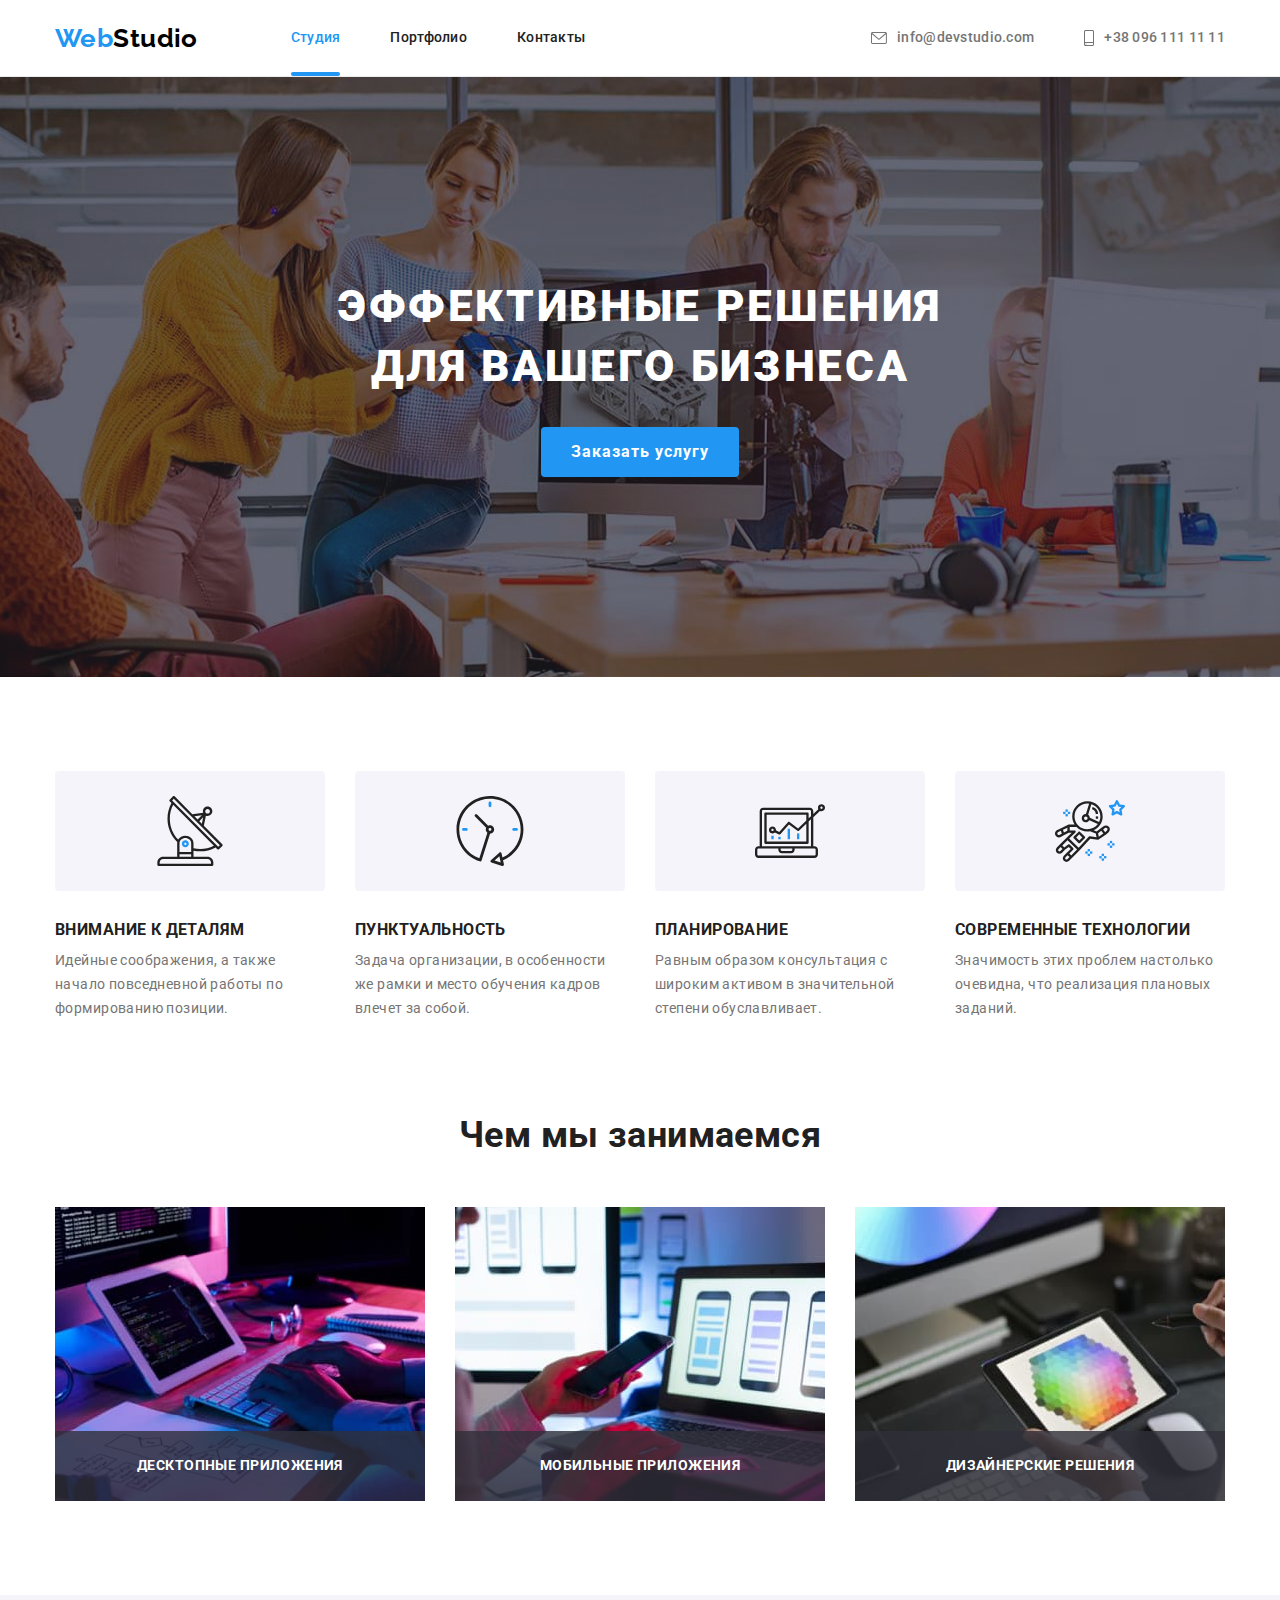
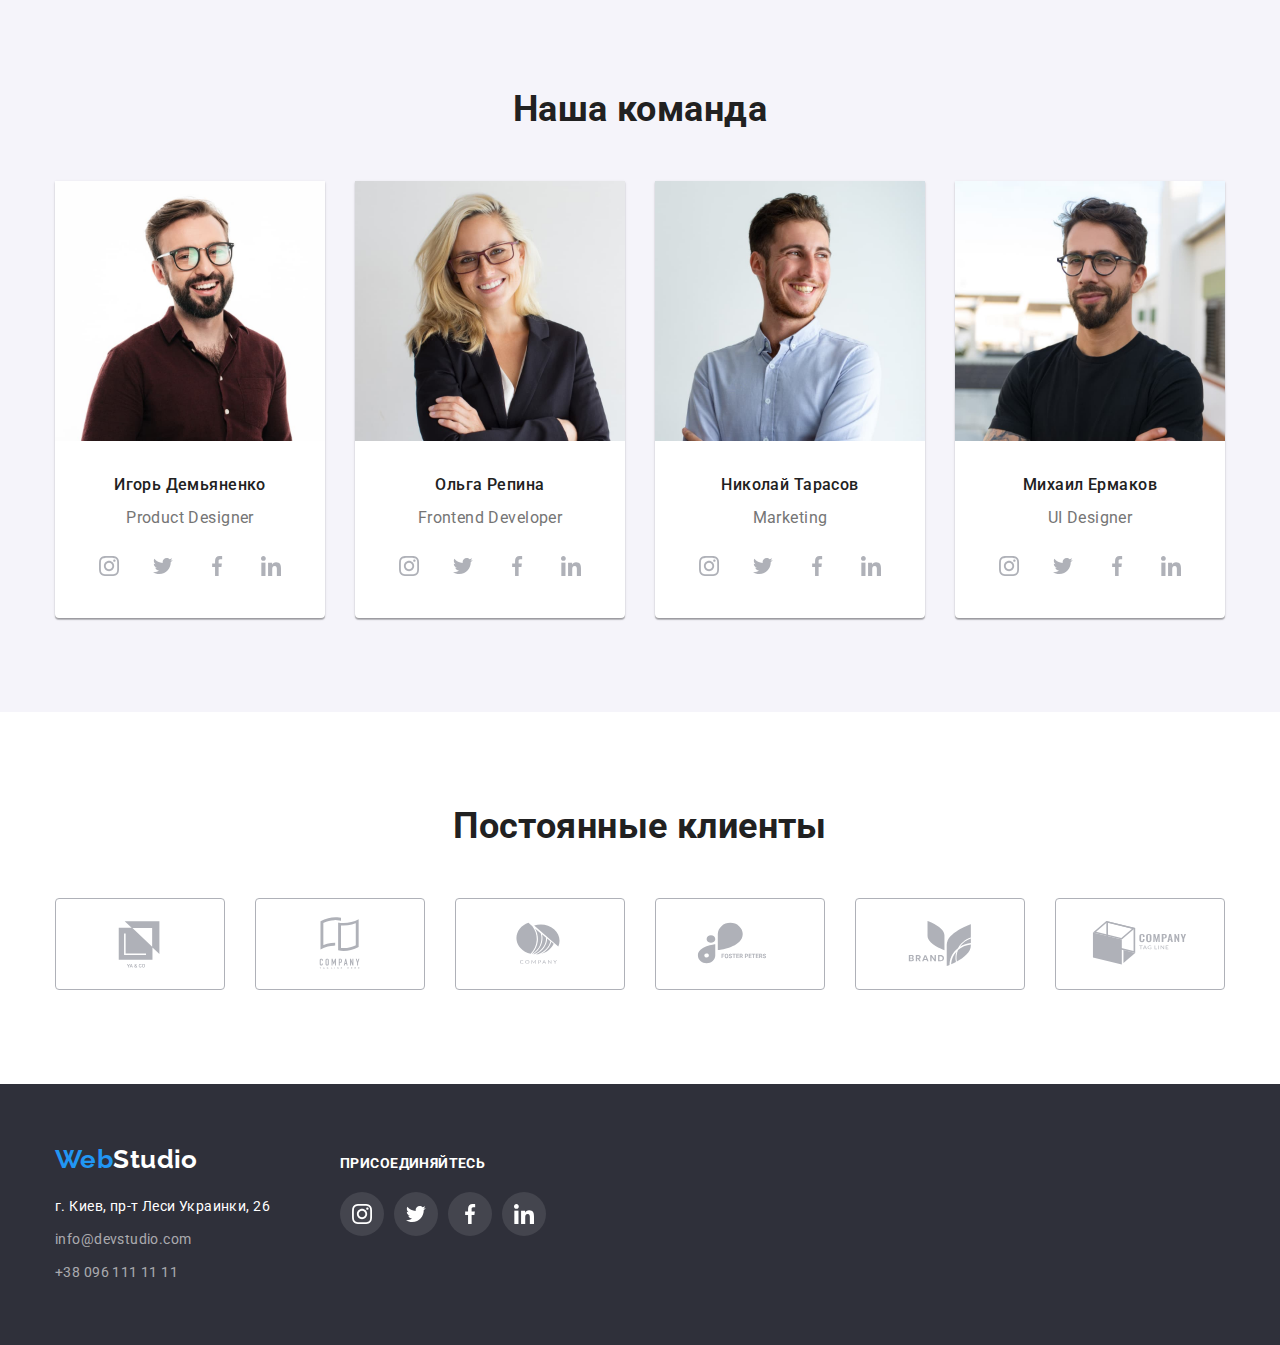
<file: index.html>
<!DOCTYPE html>
<html lang="ru">
  <head>
    <meta charset="UTF-8" />
    <meta http-equiv="X-UA-Compatible" content="IE=edge" />
    <meta name="viewport" content="width=device-width, initial-scale=1.0" />
    <title>WebStudio</title>
    <link rel="preconnect" href="https://fonts.googleapis.com" />
    <link rel="preconnect" href="https://fonts.gstatic.com" crossorigin />
    <link
      href="https://fonts.googleapis.com/css2?family=Raleway:wght@700&family=Roboto:wght@400;500;700;900&display=swap"
      rel="stylesheet"
    />
    <link
      rel="stylesheet"
      href="https://cdnjs.cloudflare.com/ajax/libs/modern-normalize/1.1.0/modern-normalize.min.css"
    />
    <link rel="stylesheet" href="./css/styles.css" />
  </head>
  <body>
    <!--header -->
    <header class="header">
      <div class="container header-container">
        <a href="./index.html" class="logo link header-logo"
          >Web<span class="dark-logo">Studio</span></a
        >
        <nav class="header-navi">
          <ul class="header-list">
            <li class="header-item"><a class="header-link link current" href="">Студия</a></li>
            <li class="header-item">
              <a class="header-link link" href="portfolio.html">Портфолио</a>
            </li>
            <li class="header-item"><a class="header-link link" href="#contacts">Контакты</a></li>
          </ul>
        </nav>
        <ul class="header-contact">
          <li class="header-contact-item">
            <a href="mailto:info@devstudio.com" class="header-contact-link link">
              <svg class="envelope-icon">
                <use href="./images/sprite.svg#icon-envelope"></use>
              </svg>
              info@devstudio.com
            </a>
          </li>

          <li class="header-contact-item">
            <a class="header-contact-link link" href="tel:+380961111111">
              <svg class="smartphone-icon">
                <use href="./images/sprite.svg#icon-smartphone"></use>
              </svg>
              +38 096 111 11 11
            </a>
          </li>
        </ul>
      </div>
    </header>

    <main>
      <!-- hero -->
      <section class="hero">
        <div class="container">
          <h1 class="hero-tittle">Эффективные решения для вашего бизнеса</h1>
          <button class="hero-btn btn" type="button" data-modal-open>Заказать услугу</button>
        </div>
      </section>
      <!-- features -->
      <section class="section">
        <div class="container">
          <h2 class="visually-hidden">особенности</h2>
          <ul class="features">
            <li class="features-item">
              <div class="features-icon">
                <svg class="features-icon-item">
                  <use href="./images/sprite.svg#icon-antenna"></use>
                </svg>
              </div>
              <h3 class="features-tittle">Внимание к деталям</h3>
              <p class="features-text">
                Идейные соображения, а также начало повседневной работы по формированию позиции.
              </p>
            </li>

            <li class="features-item">
              <div class="features-icon">
                <svg class="features-icon-item">
                  <use href="./images/sprite.svg#icon-watch"></use>
                </svg>
              </div>
              <h3 class="features-tittle">Пунктуальность</h3>
              <p class="features-text">
                Задача организации, в особенности же рамки и место обучения кадров влечет за собой.
              </p>
            </li>

            <li class="features-item">
              <div class="features-icon">
                <svg class="features-icon-item">
                  <use href="./images/sprite.svg#icon-diagram"></use>
                </svg>
              </div>
              <h3 class="features-tittle">Планирование</h3>
              <p class="features-text">
                Равным образом консультация с широким активом в значительной степени обуславливает.
              </p>
            </li>

            <li class="features-item">
              <div class="features-icon">
                <svg class="features-icon-item">
                  <use href="./images/sprite.svg#icon-astronaut"></use>
                </svg>
              </div>
              <h3 class="features-tittle">Современные технологии</h3>
              <p class="features-text">
                Значимость этих проблем настолько очевидна, что реализация плановых заданий.
              </p>
            </li>
          </ul>
        </div>
      </section>
      <!-- work -->
      <section class="section work-section">
        <div class="container">
          <h2 class="section-tittle">Чем мы занимаемся</h2>
          <ul class="work">
            <li class="work-item">
              <img
                src="./images/website_development.jpg"
                alt="Фото как студия создаёт сайты"
                width="370"
              />
              <p class="work-text">Десктопные приложения</p>
            </li>

            <li class="work-item">
              <img
                src="./images/site_adaptation.jpg"
                alt="Фото как студия атаптирует сайты под
            мобильные устройства"
                width="370"
              />
              <p class="work-text">Мобильные приложения</p>
            </li>

            <li class="work-item">
              <img src="./images/design.jpg" alt="Фото работы дизайнеров" width="370" />
              <p class="work-text">Дизайнерские решения</p>
            </li>
          </ul>
        </div>
      </section>
      <!-- our team -->
      <section class="section team-bg">
        <div class="container">
          <h2 class="section-tittle">Наша команда</h2>
          <ul class="team">
            <li class="team-item">
              <img
                class="team-img"
                src="./images/foto_igor.jpg"
                alt="фото Игоря Демьяненко"
                width="270"
                height="260"
              />
              <div class="team-description">
                <h3 class="team-tittle">Игорь Демьяненко</h3>
                <p lang="en" class="team-text">Product Designer</p>
                <ul class="social-list">
                  <li class="social-item">
                    <a href="" class="social-link">
                      <svg class="social-icon">
                        <use href="./images/sprite.svg#icon-instagram"></use>
                      </svg>
                    </a>
                  </li>
                  <li class="social-item">
                    <a href="" class="social-link">
                      <svg class="social-icon">
                        <use href="./images/sprite.svg#icon-twitter"></use>
                      </svg>
                    </a>
                  </li>
                  <li class="social-item">
                    <a href="" class="social-link">
                      <svg class="social-icon">
                        <use href="./images/sprite.svg#icon-facebook"></use>
                      </svg>
                    </a>
                  </li>
                  <li class="social-item">
                    <a href="" class="social-link">
                      <svg class="social-icon">
                        <use href="./images/sprite.svg#icon-linkedin"></use>
                      </svg>
                    </a>
                  </li>
                </ul>
              </div>
            </li>

            <li class="team-item">
              <img
                class="team-img"
                src="./images/foto_olga.jpg"
                alt="фото Ольги Репиной"
                width="270"
                height="260"
              />
              <div class="team-description">
                <h3 class="team-tittle">Ольга Репина</h3>
                <p lang="en" class="team-text">Frontend Developer</p>
                <ul class="social-list">
                  <li class="social-item">
                    <a href="" class="social-link">
                      <svg class="social-icon">
                        <use href="./images/sprite.svg#icon-instagram"></use>
                      </svg>
                    </a>
                  </li>
                  <li class="social-item">
                    <a href="" class="social-link">
                      <svg class="social-icon">
                        <use href="./images/sprite.svg#icon-twitter"></use>
                      </svg>
                    </a>
                  </li>
                  <li class="social-item">
                    <a href="" class="social-link">
                      <svg class="social-icon">
                        <use href="./images/sprite.svg#icon-facebook"></use>
                      </svg>
                    </a>
                  </li>
                  <li class="social-item">
                    <a href="" class="social-link">
                      <svg class="social-icon">
                        <use href="./images/sprite.svg#icon-linkedin"></use>
                      </svg>
                    </a>
                  </li>
                </ul>
              </div>
            </li>

            <li class="team-item">
              <img
                class="team-img"
                src="./images/foto_nikolay.jpg"
                alt="фото Николая Тарасова"
                width="270"
                height="260"
              />
              <div class="team-description">
                <h3 class="team-tittle">Николай Тарасов</h3>
                <p lang="en" class="team-text">Marketing</p>
                <ul class="social-list">
                  <li class="social-item">
                    <a href="" class="social-link">
                      <svg class="social-icon">
                        <use href="./images/sprite.svg#icon-instagram"></use>
                      </svg>
                    </a>
                  </li>
                  <li class="social-item">
                    <a href="" class="social-link">
                      <svg class="social-icon">
                        <use href="./images/sprite.svg#icon-twitter"></use>
                      </svg>
                    </a>
                  </li>
                  <li class="social-item">
                    <a href="" class="social-link">
                      <svg class="social-icon">
                        <use href="./images/sprite.svg#icon-facebook"></use>
                      </svg>
                    </a>
                  </li>
                  <li class="social-item">
                    <a href="" class="social-link">
                      <svg class="social-icon">
                        <use href="./images/sprite.svg#icon-linkedin"></use>
                      </svg>
                    </a>
                  </li>
                </ul>
              </div>
            </li>

            <li class="team-item">
              <img
                class="team-img"
                src="./images/foto_mikhail.jpg"
                alt="фото Михаила Ермакова"
                width="270"
                height="260"
              />
              <div class="team-description">
                <h3 class="team-tittle">Михаил Ермаков</h3>
                <p lang="en" class="team-text">UI Designer</p>
                <ul class="social-list">
                  <li class="social-item">
                    <a href="" class="social-link">
                      <svg class="social-icon">
                        <use href="./images/sprite.svg#icon-instagram"></use>
                      </svg>
                    </a>
                  </li>
                  <li class="social-item">
                    <a href="" class="social-link">
                      <svg class="social-icon">
                        <use href="./images/sprite.svg#icon-twitter"></use>
                      </svg>
                    </a>
                  </li>
                  <li class="social-item">
                    <a href="" class="social-link">
                      <svg class="social-icon">
                        <use href="./images/sprite.svg#icon-facebook"></use>
                      </svg>
                    </a>
                  </li>
                  <li class="social-item">
                    <a href="" class="social-link">
                      <svg class="social-icon">
                        <use href="./images/sprite.svg#icon-linkedin"></use>
                      </svg>
                    </a>
                  </li>
                </ul>
              </div>
            </li>
          </ul>
        </div>
      </section>
      <!-- clients -->
      <section class="section">
        <div class="container">
          <h2 class="section-tittle">Постоянные клиенты</h2>
          <ul class="clients-list">
            <li class="clients-item">
              <a href="" class="clients-link">
                <svg class="clients-icon">
                  <use href="./images/sprite.svg#icon-clients-1"></use>
                </svg>
              </a>
            </li>
            <li class="clients-item">
              <a href="" class="clients-link">
                <svg class="clients-icon">
                  <use href="./images/sprite.svg#icon-clients-2"></use>
                </svg>
              </a>
            </li>
            <li class="clients-item">
              <a href="" class="clients-link">
                <svg class="clients-icon">
                  <use href="./images/sprite.svg#icon-clients-3"></use>
                </svg>
              </a>
            </li>
            <li class="clients-item">
              <a href="" class="clients-link">
                <svg class="clients-icon">
                  <use href="./images/sprite.svg#icon-clients-4"></use>
                </svg>
              </a>
            </li>
            <li class="clients-item">
              <a href="" class="clients-link link">
                <svg class="clients-icon">
                  <use href="./images/sprite.svg#icon-clients-5"></use>
                </svg>
              </a>
            </li>
            <li class="clients-item">
              <a href="" class="clients-link link">
                <svg class="clients-icon">
                  <use href="./images/sprite.svg#icon-clients-6"></use>
                </svg>
              </a>
            </li>
          </ul>
        </div>
      </section>
    </main>
    <!-- footer -->
    <footer class="footer">
      <div class="container footer-holder">
        <div class="footer-contacts">
          <a href="./index.html" class="logo link footer-logo"
            >Web<span class="white-logo">Studio</span></a
          >
          <address id="contacts" class="footer-address">
            <ul class="footer-list">
              <li class="footer-list-item">
                <a
                  class="footer-address-link link"
                  target="_blank"
                  href="https://www.google.com/maps/place/%D0%B1%D1%83%D0%BB.+%D0%9B%D0%B5%D1%81%D0%B8+%D0%A3%D0%BA%D1%80%D0%B0%D0%B8%D0%BD%D0%BA%D0%B8,+26,+%D0%9A%D0%B8%D0%B5%D0%B2,+02000/@50.4265841,30.5361971,17z/data=!3m1!4b1!4m5!3m4!1s0x40d4cf0e033ecbe9:0x57a4dffefec77da0!8m2!3d50.4265807!4d30.5383858"
                  >г. Киев, пр-т Леси Украинки, 26</a
                >
              </li>

              <li class="footer-list-item">
                <a class="footer-link link" href="mailto:info@devstudio.com">info@devstudio.com</a>
              </li>

              <li class="footer-list-item">
                <a class="footer-link link" href="tel:+380961111111">+38 096 111 11 11</a>
              </li>
            </ul>
          </address>
        </div>
        <div class="footer-social">
          <h2 class="footer-social-tittle">присоединяйтесь</h2>
          <ul class="social-list">
            <li class="social-item">
              <a href="" class="social-link footer-social-link">
                <svg class="social-icon footer-social-icon">
                  <use href="./images/sprite.svg#icon-instagram"></use>
                </svg>
              </a>
            </li>
            <li class="social-item">
              <a href="" class="social-link footer-social-link">
                <svg class="social-icon footer-social-icon">
                  <use href="./images/sprite.svg#icon-twitter"></use>
                </svg>
              </a>
            </li>
            <li class="social-item">
              <a href="" class="social-link footer-social-link">
                <svg class="social-icon footer-social-icon">
                  <use href="./images/sprite.svg#icon-facebook"></use>
                </svg>
              </a>
            </li>
            <li class="social-item">
              <a href="" class="social-link footer-social-link">
                <svg class="social-icon footer-social-icon">
                  <use href="./images/sprite.svg#icon-linkedin"></use>
                </svg>
              </a>
            </li>
          </ul>
        </div>
      </div>
    </footer>

    <!-- modal -->
    <div class="backdrop is-hidden" data-modal>
      <div class="modal">
        <button type="button" class="btn-close" data-modal-close>
          <svg class="icon-close">
            <use href="./images/sprite.svg#icon-X-close"></use>
          </svg>
        </button>
      </div>
    </div>

    <script src="./js/modal.js"></script>
  </body>
</html>
</file>
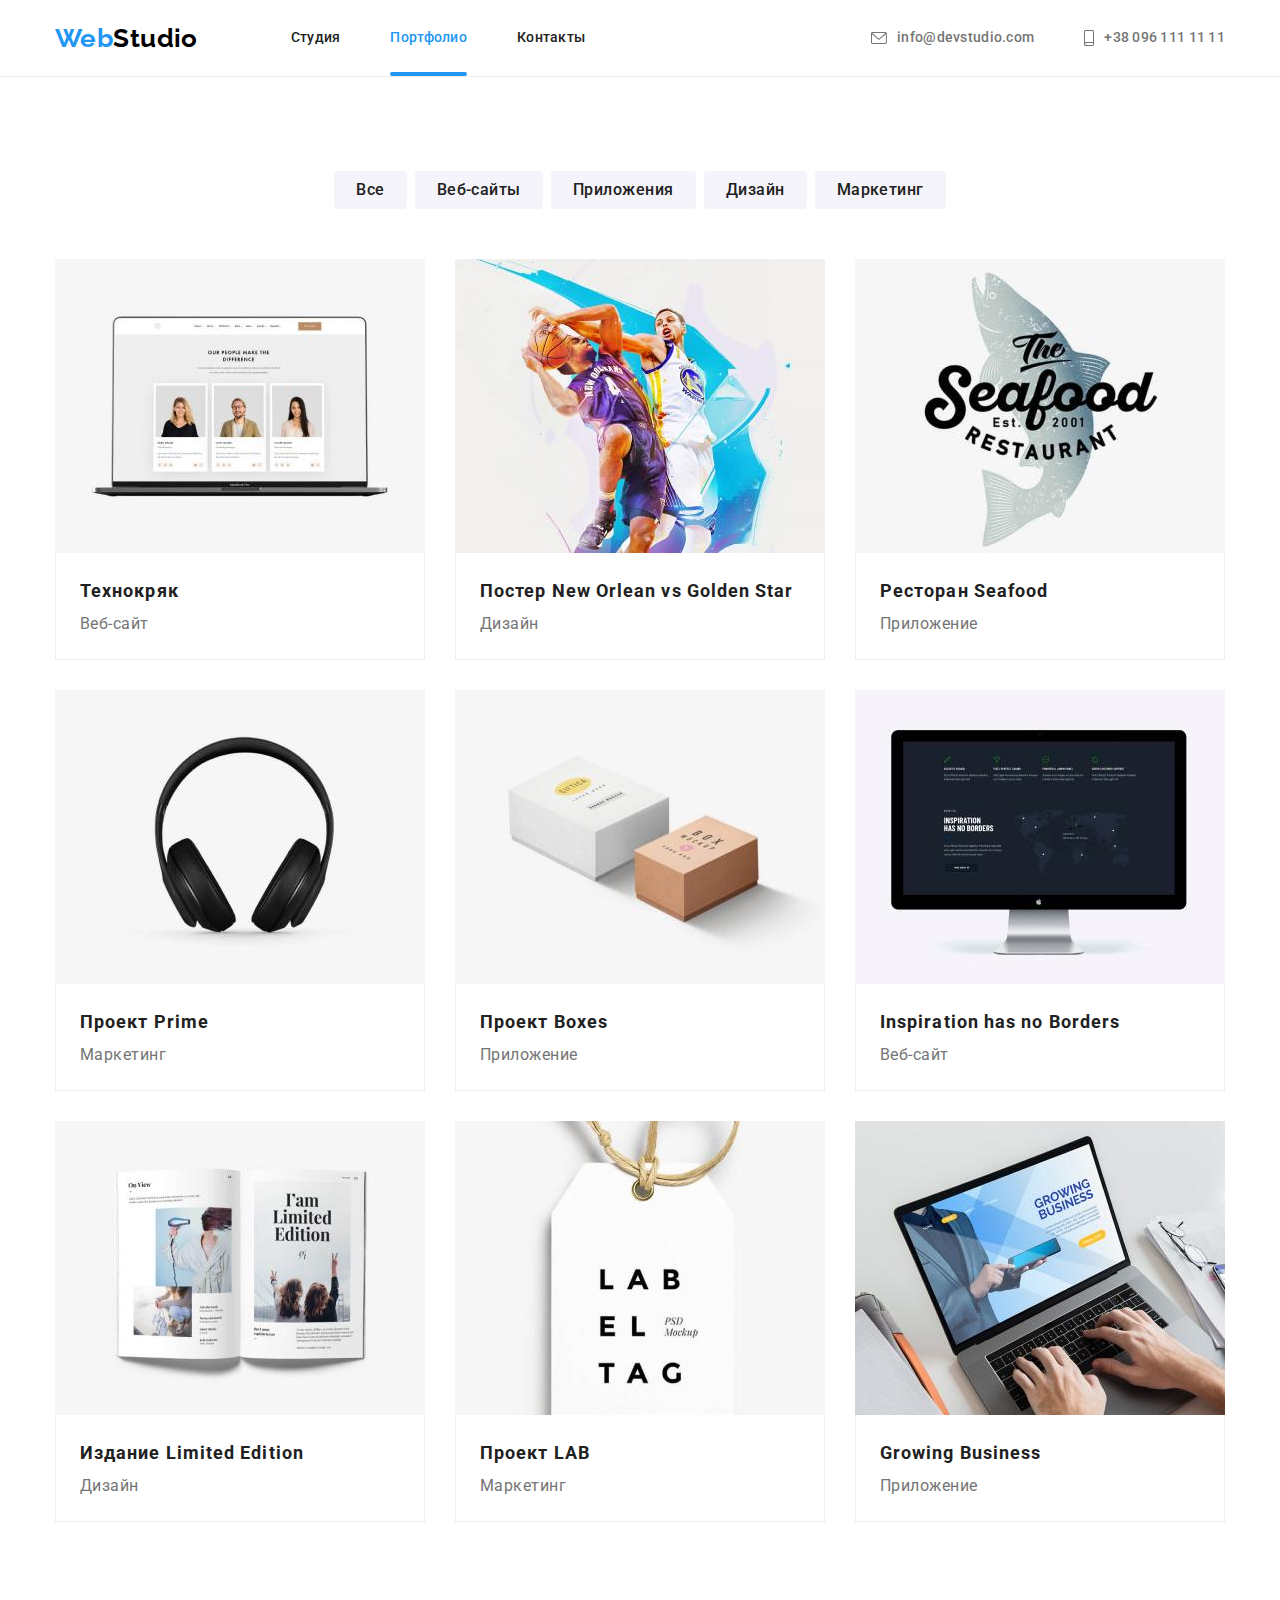
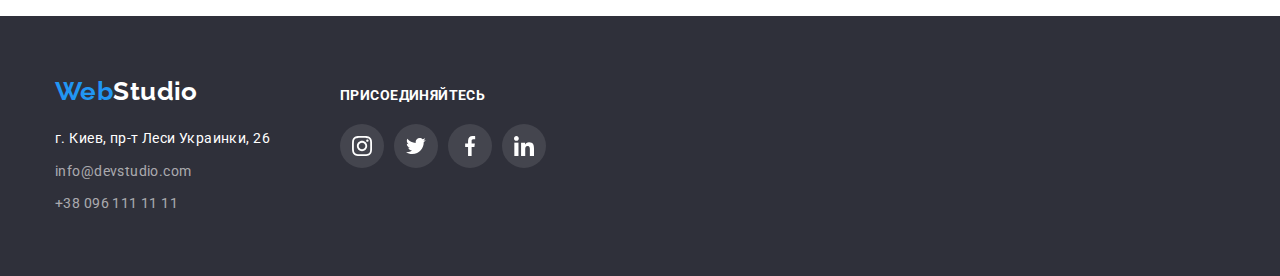
<file: portfolio.html>
<!DOCTYPE html>
<html lang="ru">
  <head>
    <meta charset="UTF-8" />
    <meta http-equiv="X-UA-Compatible" content="IE=edge" />
    <meta name="viewport" content="width=device-width, initial-scale=1.0" />
    <title>Portfolio</title>
    <link rel="preconnect" href="https://fonts.googleapis.com" />
    <link rel="preconnect" href="https://fonts.gstatic.com" crossorigin />
    <link
      href="https://fonts.googleapis.com/css2?family=Raleway:wght@700&family=Roboto:wght@400;500;700;900&display=swap"
      rel="stylesheet"
    />
    <link
      rel="stylesheet"
      href="https://cdnjs.cloudflare.com/ajax/libs/modern-normalize/1.1.0/modern-normalize.min.css"
    />
    <link rel="stylesheet" href="./css/styles.css" />
  </head>
  <body>
    <!--header -->
    <header class="header">
      <div class="container header-container">
        <a href="./index.html" class="logo link header-logo"
          >Web<span class="dark-logo">Studio</span></a
        >
        <nav class="header-navi">
          <ul class="header-list">
            <li class="header-item"><a class="header-link link" href="index.html">Студия</a></li>
            <li class="header-item">
              <a class="header-link link current" href="portfolio.html">Портфолио</a>
            </li>
            <li class="header-item"><a class="header-link link" href="#contacts">Контакты</a></li>
          </ul>
        </nav>
        <ul class="header-contact">
          <li class="header-contact-item">
            <a href="mailto:info@devstudio.com" class="header-contact-link link">
              <svg class="envelope-icon">
                <use href="./images/sprite.svg#icon-envelope"></use>
              </svg>
              info@devstudio.com
            </a>
          </li>

          <li class="header-contact-item">
            <a class="header-contact-link link" href="tel:+380961111111">
              <svg class="smartphone-icon">
                <use href="./images/sprite.svg#icon-smartphone"></use>
              </svg>
              +38 096 111 11 11
            </a>
          </li>
        </ul>
      </div>
    </header>
    <main>
      <!-------------------------------- portfolio ----------------------------------->
      <section class="section">
        <div class="container">
          <h1 class="visually-hidden">Портфолио</h1>

          <!-----------------filter------------------------>
          <ul class="filter">
            <li class="filter-item">
              <button type="button" class="filter-btn">Все</button>
            </li>

            <li class="filter-item">
              <button type="button" class="filter-btn">Веб-сайты</button>
            </li>

            <li class="filter-item">
              <button type="button" class="filter-btn">Приложения</button>
            </li>

            <li class="filter-item">
              <button type="button" class="filter-btn">Дизайн</button>
            </li>

            <li class="filter-item">
              <button type="button" class="filter-btn">Маркетинг</button>
            </li>
          </ul>
          <!-----------------portfolio------------------------>
          <ul class="portfolio">
            <li class="portfolio-item">
              <a href="" class="portfolio-link link">
                <div class="wrapp-top">
                  <img
                    src="./images/images-portfolio/notebook.jpg"
                    alt="открытый ноутбук с фото сотрудников на экране"
                    width="370"
                    height="294"
                  />
                  <p class="portfolio-hidden-text">
                    Технокряк это современная площадка распространения коронавируса. Компании
                    используют эту платформу для цифрового шпионажа и атак на защищённые сервера
                    конкурентов.
                  </p>
                </div>

                <div class="wrapp">
                  <h2 class="portfolio-tittle">Технокряк</h2>
                  <p class="portfolio-text">Веб-сайт</p>
                </div>
              </a>
            </li>

            <li class="portfolio-item">
              <a href="" class="portfolio-link link">
                <div class="wrapp-top">
                  <img
                    src="./images/images-portfolio/basketball_players.jpg"
                    alt="Фото с баскетболистами"
                    width="370"
                    height="294"
                  />
                  <p class="portfolio-hidden-text">
                    Lorem ipsum dolor sit amet consectetur adipisicing elit. Dolorum suscipit
                    molestiae dolores, dolor molestias natus voluptatem maiores architecto delectus
                    nesciunt.
                  </p>
                </div>
                <div class="wrapp">
                  <h2 class="portfolio-tittle">Постер New Orlean vs Golden Star</h2>
                  <p class="portfolio-text">Дизайн</p>
                </div>
              </a>
            </li>

            <li class="portfolio-item">
              <a href="" class="portfolio-link link">
                <div class="wrapp-top">
                  <img
                    src="./images/images-portfolio/restaurant_logo.jpg"
                    alt="Логотип ресторана сиа фуд"
                    width="370"
                    height="294"
                  />
                  <p class="portfolio-hidden-text">
                    Lorem ipsum dolor sit amet consectetur adipisicing elit. Dolorum suscipit
                    molestiae dolores, dolor molestias natus voluptatem maiores architecto delectus
                    nesciunt.
                  </p>
                </div>
                <div class="wrapp">
                  <h2 class="portfolio-tittle">Ресторан Seafood</h2>
                  <p class="portfolio-text">Приложение</p>
                </div>
              </a>
            </li>

            <li class="portfolio-item">
              <a href="" class="portfolio-link link">
                <div class="wrapp-top">
                  <img
                    src="./images/images-portfolio/headphones.jpg"
                    alt="наушники"
                    width="370"
                    height="294"
                  />
                  <p class="portfolio-hidden-text">
                    Lorem ipsum dolor sit amet consectetur adipisicing elit. Dolorum suscipit
                    molestiae dolores, dolor molestias natus voluptatem maiores architecto delectus
                    nesciunt.
                  </p>
                </div>
                <div class="wrapp">
                  <h2 class="portfolio-tittle">Проект Prime</h2>
                  <p class="portfolio-text">Маркетинг</p>
                </div>
              </a>
            </li>

            <li class="portfolio-item">
              <a href="" class="portfolio-link link">
                <div class="wrapp-top">
                  <img
                    src="./images/images-portfolio/too-box.jpg"
                    alt="Две коробки"
                    width="370"
                    height="294"
                  />
                  <p class="portfolio-hidden-text">
                    Lorem ipsum dolor sit amet consectetur adipisicing elit. Dolorum suscipit
                    molestiae dolores, dolor molestias natus voluptatem maiores architecto delectus
                    nesciunt.
                  </p>
                </div>
                <div class="wrapp">
                  <h2 class="portfolio-tittle">Проект Boxes</h2>
                  <p class="portfolio-text">Приложение</p>
                </div>
              </a>
            </li>

            <li class="portfolio-item">
              <a href="" class="portfolio-link link">
                <div class="wrapp-top">
                  <img
                    src="./images/images-portfolio/monitor.jpg"
                    alt=" надпись намониторе У вдохновения нет границ"
                    width="370"
                    height="294"
                  />
                  <p class="portfolio-hidden-text">
                    Lorem ipsum dolor sit amet consectetur adipisicing elit. Dolorum suscipit
                    molestiae dolores, dolor molestias natus voluptatem maiores architecto delectus
                    nesciunt.
                  </p>
                </div>
                <div class="wrapp">
                  <h2 class="portfolio-tittle">Inspiration has no Borders</h2>
                  <p class="portfolio-text">Веб-сайт</p>
                </div>
              </a>
            </li>

            <li class="portfolio-item">
              <a href="" class="portfolio-link link">
                <div class="wrapp-top">
                  <img
                    src="./images/images-portfolio/open_magazine.jpg"
                    alt=" открытый журнал "
                    width="370"
                    height="294"
                  />
                  <p class="portfolio-hidden-text">
                    Lorem ipsum dolor sit amet consectetur adipisicing elit. Quo minus soluta veniam
                    fugit fuga atque architecto tempora cumque asperiores et.
                  </p>
                </div>

                <div class="wrapp">
                  <h2 class="portfolio-tittle">Издание Limited Edition</h2>
                  <p class="portfolio-text">Дизайн</p>
                </div>
              </a>
            </li>

            <li class="portfolio-item">
              <a href="" class="portfolio-link link">
                <div class="wrapp-top">
                  <img
                    src="./images/images-portfolio/label_tag.jpg"
                    alt="Логотип ярлыка"
                    width="370"
                    height="294"
                  />
                  <p class="portfolio-hidden-text">
                    Lorem ipsum dolor sit amet consectetur adipisicing elit. Dolorum suscipit
                    molestiae dolores, dolor molestias natus voluptatem maiores architecto delectus
                    nesciunt.
                  </p>
                </div>
                <div class="wrapp">
                  <h2 class="portfolio-tittle">Проект LAB</h2>
                  <p class="portfolio-text">Маркетинг</p>
                </div>
              </a>
            </li>

            <li class="portfolio-item">
              <a href="" class="portfolio-link link">
                <div class="wrapp-top">
                  <img
                    src="./images/images-portfolio/growing_business.jpg"
                    alt=" ноутбук с открытой интернет страницей Ростущий бизнес"
                    width="370"
                    height="294"
                  />
                  <p class="portfolio-hidden-text">
                    Lorem ipsum dolor sit amet consectetur adipisicing elit. Dolorum suscipit
                    molestiae dolores, dolor molestias natus voluptatem maiores architecto delectus
                    nesciunt.
                  </p>
                </div>
                <div class="wrapp">
                  <h2 class="portfolio-tittle">Growing Business</h2>
                  <p class="portfolio-text">Приложение</p>
                </div>
              </a>
            </li>
          </ul>
        </div>
      </section>
    </main>
    <!--------------------------------- footer ------------------------------------>
    <footer class="footer">
      <div class="container footer-holder">
        <div class="footer-contacts">
          <a href="./index.html" class="logo link footer-logo"
            >Web<span class="white-logo">Studio</span></a
          >
          <address id="contacts" class="footer-address">
            <ul class="footer-list">
              <li class="footer-list-item">
                <a
                  class="footer-address-link link"
                  target="_blank"
                  href="https://www.google.com/maps/place/%D0%B1%D1%83%D0%BB.+%D0%9B%D0%B5%D1%81%D0%B8+%D0%A3%D0%BA%D1%80%D0%B0%D0%B8%D0%BD%D0%BA%D0%B8,+26,+%D0%9A%D0%B8%D0%B5%D0%B2,+02000/@50.4265841,30.5361971,17z/data=!3m1!4b1!4m5!3m4!1s0x40d4cf0e033ecbe9:0x57a4dffefec77da0!8m2!3d50.4265807!4d30.5383858"
                  >г. Киев, пр-т Леси Украинки, 26</a
                >
              </li>

              <li class="footer-list-item">
                <a class="footer-link link" href="mailto:info@devstudio.com">info@devstudio.com</a>
              </li>

              <li class="footer-list-item">
                <a class="footer-link link" href="tel:+380961111111">+38 096 111 11 11</a>
              </li>
            </ul>
          </address>
        </div>
        <div class="footer-social">
          <h2 class="footer-social-tittle">присоединяйтесь</h2>
          <ul class="social-list">
            <li class="social-item">
              <a href="" class="social-link footer-social-link">
                <svg class="social-icon footer-social-icon">
                  <use href="./images/sprite.svg#icon-instagram"></use>
                </svg>
              </a>
            </li>
            <li class="social-item">
              <a href="" class="social-link footer-social-link">
                <svg class="social-icon footer-social-icon">
                  <use href="./images/sprite.svg#icon-twitter"></use>
                </svg>
              </a>
            </li>
            <li class="social-item">
              <a href="" class="social-link footer-social-link">
                <svg class="social-icon footer-social-icon">
                  <use href="./images/sprite.svg#icon-facebook"></use>
                </svg>
              </a>
            </li>
            <li class="social-item">
              <a href="" class="social-link footer-social-link">
                <svg class="social-icon footer-social-icon">
                  <use href="./images/sprite.svg#icon-linkedin"></use>
                </svg>
              </a>
            </li>
          </ul>
        </div>
      </div>
    </footer>
  </body>
</html>
</file>
<file: css/styles.css>
:root {
  --primery-color-tittle: #212121;
  --secondary-color-text: #757575;
  --primery-white-color: #fff;
  --accent-color: #2196f3;
  --secondary-bg-color: #f5f4fa;
  --icon-color: #afb1b8;
}
body {
  font-family: 'Roboto', sans-serif;
  letter-spacing: 0.03em;
  line-height: 1.14;
  font-size: 14px;
}
h1,
h2,
h3,
h4,
h5,
h6,
p {
  margin: 0;
}
ul {
  margin: 0;
  padding-left: 0;
  list-style: none;
}
img {
  display: block;
  /* min-width: 100%; */
  height: auto;
}
.link {
  text-decoration: none;
}
.container {
  width: 1200px;
  margin: 0 auto;
  padding-left: 15px;
  padding-right: 15px;
  /* outline: 2px solid red; */
}
.section {
  padding-top: 94px;
  padding-bottom: 94px;
}
.section-tittle {
  font-weight: 700;
  font-size: 36px;
  line-height: 1.16;
  text-align: center;
  color: var(--primery-color-tittle);
  margin-bottom: 50px;
}
.visually-hidden {
  position: absolute;
  width: 1px;
  height: 1px;
  margin: -1px;
  padding: 0;
  overflow: hidden;
  border: 0;
  clip: rect(0 0 0 0);
}
/* -----------------------------------------------------index.html------------------------------------- */
/* ---------------header---------------- */
.header {
  border-bottom: 1px solid #ececec;
}
.header-container {
  display: flex;
  align-items: center;
}
.dark-logo {
  color: #000000;
}

.logo {
  font-family: 'Raleway', sans-serif;
  font-weight: 700;
  font-size: 26px;
  line-height: 1.19;
  color: var(--accent-color);
}
.header-logo {
  margin-right: 93px;
}
.header-navi {
  display: flex;
}
.header-list {
  display: flex;
}

.header-item {
  position: relative;
}
.header-item:not(:last-child) {
  margin-right: 50px;
}

.header-link {
  display: block;
  font-weight: 500;
  letter-spacing: 0.02em;
  color: var(--primery-color-tittle);
  padding-top: 30px;
  padding-bottom: 30px;
  transition: color 250ms cubic-bezier(0.4, 0, 0.2, 1);
}
.header-link:hover,
.header-link:focus {
  color: var(--accent-color);
}

.current {
  color: var(--accent-color);
}
.current::after {
  content: '';
  width: 100%;
  height: 4px;
  position: absolute;
  border-radius: 2px;
  background-color: var(--accent-color);
  display: block;
  bottom: 0;
}
.header-contact {
  display: flex;
  margin-left: auto;
}
.header-contact-item:not(:last-child) {
  margin-right: 50px;
}
.header-contact-link {
  font-weight: 500;
  line-height: 1.14;
  letter-spacing: 0.02em;
  color: var(--secondary-color-text);
  padding-top: 30px;
  padding-bottom: 30px;
  display: flex;
  align-items: center;
  transition: color 250ms cubic-bezier(0.4, 0, 0.2, 1);
}

.header-contact-link:hover,
.header-contact-link:focus {
  color: var(--accent-color);
}

.envelope-icon {
  width: 16px;
  height: 12px;
  fill: currentColor;
  margin-right: 10px;
}

.envelope-icon:hover,
.envelope-icon:focus {
  fill: currentColor;
}

.smartphone-icon {
  width: 10px;
  height: 16px;
  fill: currentColor;
  margin-right: 10px;
}

.smartphone-icon:hover,
.smartphone-icon:focus {
  fill: currentColor;
}
/* ---------------hero---------------- */
.hero {
  max-width: 1600px;
  margin: 0 auto;
  background-image: linear-gradient(rgba(47, 48, 58, 0.4), rgba(47, 48, 58, 0.4)),
    url('../images/hero-bg.jpg');
  background-repeat: no-repeat;
  background-position: center;
  background-size: cover;
  padding-top: 200px;
  padding-bottom: 200px;
}

.hero-tittle {
  font-weight: 900;
  font-size: 44px;
  line-height: 1.36;
  text-align: center;
  letter-spacing: 0.06em;
  text-transform: uppercase;
  color: var(--primery-white-color);
  width: 605px;
  margin: 0 auto;
  margin-bottom: 30px;
}
.hero-btn {
  display: block;
  font-family: inherit;
  font-weight: 700;
  font-size: 16px;
  line-height: 1.87;
  letter-spacing: 0.06em;
  color: var(--primery-white-color);
  background-color: var(--accent-color);
  border-radius: 4px;
  cursor: pointer;
  border: none;
  margin: 0 auto;
  padding: 10px 30px;
}

/* ---------------features---------------- */
.work-section {
  padding-top: 0;
}

.features {
  display: flex;
  justify-content: space-between;
}
.features-icon {
  display: flex;
  justify-content: center;
  align-items: center;
  width: 270px;
  height: 120px;
  background-color: var(--secondary-bg-color);
  border-radius: 4px;
  margin-bottom: 30px;
}

.features-icon-item {
  width: 70px;
  height: 70px;
}
.features-item {
  width: 270px;
}

.features-tittle {
  font-weight: 700;
  text-transform: uppercase;
  color: var(--primery-color-tittle);
  margin-bottom: 10px;
}

.features-text {
  line-height: 1.71;
  color: var(--secondary-color-text);
}
/* ---------------work---------------- */
.work {
  display: flex;
}

.work-item:not(:nth-child(3n)) {
  margin-right: 30px;
}

.work-item {
  position: relative;
}

.work-text {
  display: flex;
  justify-content: center;
  align-items: center;
  font-weight: 700;
  color: var(--primery-white-color);
  background-color: rgba(47, 48, 58, 0.8);
  text-transform: uppercase;
  padding-top: 27px;
  padding-bottom: 27px;
  position: absolute;
  bottom: 0;
  left: 0;
  width: 100%;
}
/* ---------------our team---------------- */
.team {
  display: flex;
}

.team-bg {
  background-color: var(--secondary-bg-color);
}
.team-description {
  padding-top: 30px;
  padding-bottom: 30px;
}
.team-tittle {
  font-weight: 500;
  font-size: 16px;
  line-height: 1.8;
  text-align: center;
  color: var(--primery-color-tittle);
  margin-bottom: 10px;
}
.team-text {
  font-size: 16px;
  line-height: 1.18;
  text-align: center;
  color: var(--secondary-color-text);
  margin-bottom: 16px;
}
.team-item {
  background-color: #fff;
  box-shadow: 0px 1px 3px rgba(0, 0, 0, 0.12), 0px 1px 1px rgba(0, 0, 0, 0.14),
    0px 2px 1px rgba(0, 0, 0, 0.2);
  border-radius: 0px 0px 4px 4px;
}
.team-item:not(:nth-child(4n)) {
  margin-right: 30px;
}

.social-list {
  display: flex;
  justify-content: center;
}
.social-item {
  width: 44px;
  height: 44px;
}

.social-item:not(:last-child) {
  margin-right: 10px;
}

.social-link {
  width: 100%;
  height: 100%;
  border-radius: 50%;
  display: flex;
  justify-content: center;
  align-items: center;
  background-color: #fff;
  transition: background-color 250ms cubic-bezier(0.4, 0, 0.2, 1);
}
.social-icon {
  width: 20px;
  height: 20px;
  fill: var(--icon-color);
  transition: fill 250ms cubic-bezier(0.4, 0, 0.2, 1);
}

.social-link:hover,
.social-link:focus {
  background-color: var(--accent-color);
}

.social-link:hover .social-icon,
.social-link:focus .social-icon {
  fill: var(--primery-white-color);
}
/* ---------------clients---------------- */
.clients-list {
  display: flex;
}
.clients-item {
  width: 170px;
  height: 92px;
}

.clients-item:not(:last-child) {
  margin-right: 30px;
}

.clients-link {
  display: flex;
  justify-content: center;
  align-items: center;
  width: 100%;
  height: 100%;
  border: 1px solid #afb1b8;
  border-radius: 4px;
  transition: border 250ms cubic-bezier(0.4, 0, 0.2, 1);
}

.clients-icon {
  width: 106px;
  height: 60px;
  fill: var(--icon-color);
  transition: fill 250ms cubic-bezier(0.4, 0, 0.2, 1);
}

.clients-link:hover,
.clients-link:focus {
  border: 1px solid var(--accent-color);
}

.clients-link:hover .clients-icon,
.clients-link:focus .clients-icon {
  fill: var(--accent-color);
}

/* --------------------------------------------------porfolio.html----------------------------------- */
/* ---------------filter---------------- */

.filter {
  display: flex;
  justify-content: center;
  margin-bottom: 50px;
}

.filter-item:not(:last-child) {
  margin-right: 8px;
}
.filter-btn {
  font-family: inherit;
  font-weight: 500;
  font-size: 16px;
  line-height: 1.62;
  text-align: center;
  letter-spacing: 0.03em;
  color: var(--primery-color-tittle);
  background-color: #f5f4fa;
  border-radius: 4px;
  cursor: pointer;
  border: none;
  padding: 6px 22px;
  transition: background-color 250ms cubic-bezier(0.4, 0, 0.2, 1),
    color 250ms cubic-bezier(0.4, 0, 0.2, 1), box-shadow 250ms cubic-bezier(0.4, 0, 0.2, 1);
}

.filter-btn:hover,
.filter-btn:focus {
  color: #ffffff;
  background-color: var(--accent-color);
  box-shadow: 0px 3px 1px rgba(0, 0, 0, 0.1), 0px 1px 2px rgba(0, 0, 0, 0.08),
    0px 2px 2px rgba(0, 0, 0, 0.12);
  outline: none;
}

/* ---------------portfolio---------------- */
.portfolio {
  display: flex;
  flex-wrap: wrap;
}
.portfolio-link {
  display: block;
  transition: box-shadow 250ms cubic-bezier(0.4, 0, 0.2, 1);
}

.portfolio-link:hover,
.portfolio-link:focus {
  box-shadow: 0px 1px 1px rgba(0, 0, 0, 0.12), 0px 4px 4px rgba(0, 0, 0, 0.06),
    1px 4px 6px rgba(0, 0, 0, 0.16);
  outline: none;
}

.portfolio-link:hover .portfolio-hidden-text,
.portfolio-link:focus .portfolio-hidden-text {
  transform: translateY(0);
}

.portfolio-tittle {
  font-weight: 700;
  font-size: 18px;
  line-height: 2;
  letter-spacing: 0.06em;
  color: var(--primery-color-tittle);
}
.portfolio-item {
  margin-right: 30px;
  margin-bottom: 30px;
}

.portfolio-item:nth-child(3n) {
  margin-right: 0;
}
.portfolio-item:nth-child(n + 7) {
  margin-bottom: 0;
}
.wrapp-top {
  position: relative;
  overflow: hidden;
}
.portfolio-hidden-text {
  display: flex;
  align-items: center;
  padding-left: 24px;
  padding-right: 24px;
  position: absolute;
  top: 0;

  height: 100%;
  width: 100%;
  background-color: rgba(33, 150, 243, 0.9);
  font-size: 18px;
  line-height: 1.56;
  letter-spacing: 0.03em;
  font-weight: 400;
  color: var(--primery-white-color);
  transform: translateY(100%);
  transition: transform 250ms cubic-bezier(0.4, 0, 0.2, 1);
}

.portfolio-text {
  font-size: 16px;
  line-height: 1.87;
  letter-spacing: 0.03em;
  color: var(--secondary-color-text);
}
.wrapp {
  padding: 20px 24px;
  border: 1px solid #eeeeee;
  border-top: none;
}

/* ---------------footer---------------- */

.footer {
  background-color: #2f303a;
  padding-top: 60px;
  padding-bottom: 60px;
}
.footer-logo {
  display: inline-block;
  margin-bottom: 20px;
}
address {
  font-style: normal;
}
.white-logo {
  color: #ffffff;
}
.footer-address-link {
  line-height: 1.71;
  color: #ffffff;
  transition: color 250ms cubic-bezier(0.4, 0, 0.2, 1);
}
.footer-address-link:hover,
.footer-address-link:focus {
  color: var(--accent-color);
}

.footer-list-item:not(:last-child) {
  margin-bottom: 9px;
}

.footer-link {
  line-height: 1.71;
  color: rgba(255, 255, 255, 0.6);
  transition: color 250ms cubic-bezier(0.4, 0, 0.2, 1);
}
.footer-link:hover,
.footer-link:focus {
  color: var(--accent-color);
}

.footer-holder {
  display: flex;
  align-items: baseline;
}
.footer-contacts {
  margin-right: 70px;
}

.footer-social-tittle {
  font-size: 14px;
  font-weight: 700;
  text-transform: uppercase;
  color: var(--primery-white-color);
  margin-bottom: 20px;
}

.footer-social-link {
  background-color: rgba(255, 255, 255, 0.1);
  transition: background-color 250ms cubic-bezier(0.4, 0, 0.2, 1);
}

.footer-social-icon {
  fill: var(--primery-white-color);
}

/* ---------------backdrop---------------- */
.backdrop {
  position: fixed;
  width: 100vw;
  height: 100vh;
  background-color: rgba(0, 0, 0, 0.2);
  top: 0;
  display: flex;
  align-items: center;
  justify-content: center;
  transition: opacity 250ms cubic-bezier(0.4, 0, 0.2, 1),
    visibility 250ms cubic-bezier(0.4, 0, 0.2, 1);
}

.backdrop.is-hidden {
  opacity: 0;
  visibility: hidden;
  pointer-events: none;
}

.modal {
  width: 528px;
  min-height: 581px;
  background-color: #fff;
  border-radius: 4px;
  box-shadow: 0px 1px 1px rgba(0, 0, 0, 0.12), 0px 4px 4px rgba(0, 0, 0, 0.06),
    1px 4px 6px rgba(0, 0, 0, 0.16);
  position: relative;
}

.btn-close {
  width: 30px;
  height: 30px;
  padding: 0;
  border-radius: 50%;
  background-color: transparent;
  border: 1px solid rgba(0, 0, 0, 0.1);
  display: flex;
  align-items: center;
  justify-content: center;
  position: absolute;
  right: 8px;
  top: 8px;
  cursor: pointer;
  transition: fill 250ms cubic-bezier(0.4, 0, 0.2, 1),
    border-color 250ms cubic-bezier(0.4, 0, 0.2, 1);
}

.btn-close:hover,
.btn-close:focus {
  fill: var(--accent-color);
  border-color: var(--accent-color);
}

.icon-close {
  width: 11px;
  height: 11px;
}
</file>
